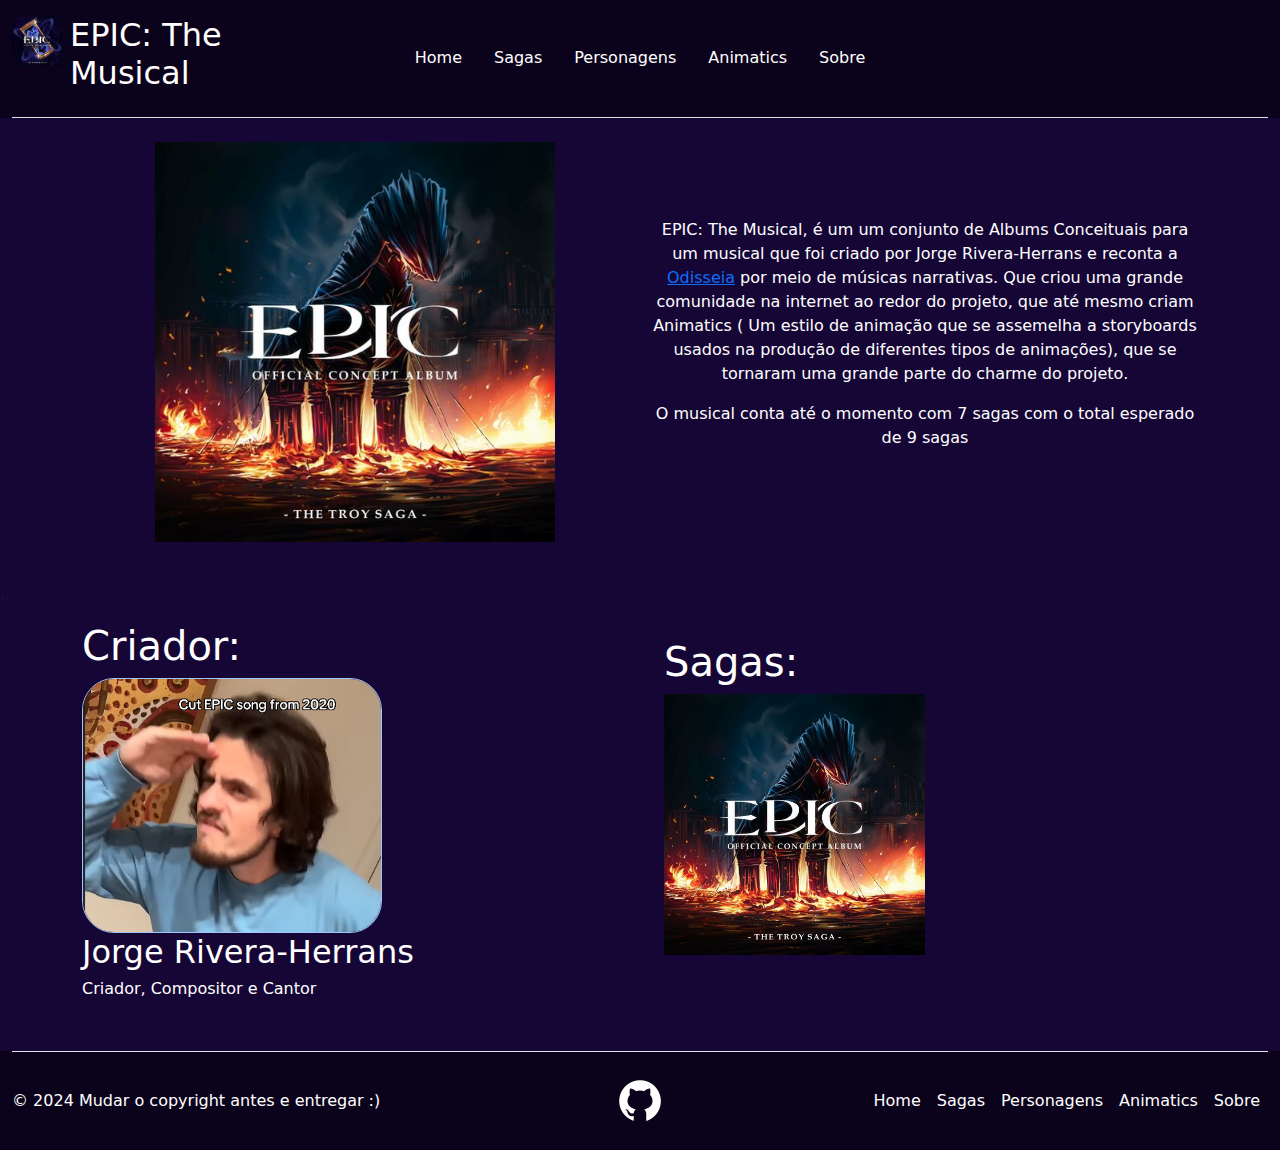
<file: paginaEpic/index.html>
<!DOCTYPE html>
<html lang="en">
<head>
    <meta charset="UTF-8">
    <meta name="viewport" content="width=device-width, initial-scale=1.0">
    <link rel="stylesheet" href="css/bootstrap.min.css">
    <link rel="stylesheet" href="css/style.css">
    <title>Página sobre Epic :D</title>
</head>
<body>
    
  <div class="headerfooter container-fluid">
    <header class=" d-flex flex-wrap align-items-center justify-content-center justify-content-md-between py-3 mb-4 border-bottom">
      <div class="col-md-3 mb-2 mb-md-0">
        <a href="index.html" class="d-inline-flex link-body-emphasis text-decoration-none">
          <img width="50" height="50" src="imgs/wisdom.jpeg" alt="">
          <h2 class="px-2 text-white">EPIC: The Musical</h2>
        </a>
      </div>

      <ul class="nav col-12 col-md-auto mb-2 justify-content-center mb-md-0">
        <li><a href="index.html" class="nav-link px-90 text-white">Home</a></li>
        <li><a href="sagas.html" class="nav-link px-90 text-white">Sagas</a></li>
        <li><a href="personagens.html" class="nav-link px-90 text-white">Personagens</a></li>
        <li><a href="animatics.html" class="nav-link px-90 text-white">Animatics</a></li>
        <li><a href="sobre.html" class="nav-link px-90 text-white">Sobre</a></li>
      </ul>

      <div class="col-md-3 text-end">
      </div>
    </header>
  </div>


    <main>

      <div class="container text-center text-white">
        <div class="row">
          <div class="col">
            <img width="400" height="400" src="imgs/troy.png" alt="">
          </div>
          <div class="col texto">
            <p>EPIC: The Musical, é um um conjunto de Albums Conceituais para um musical que foi criado por Jorge Rivera-Herrans e reconta a <a href="https://pt.wikipedia.org/wiki/Odisseia">Odisseia</a> 
              por meio de músicas narrativas. Que criou uma grande comunidade na internet ao redor do projeto, que até mesmo criam Animatics 
              ( Um estilo de animação que se assemelha a storyboards usados na produção de diferentes tipos de animações), que se tornaram uma grande parte do charme do projeto.
            </p>

            <p>O musical conta até o momento com 7 sagas com o total esperado de 9 sagas</p>
          </div>
        </div>
      </div>

      <nav aria-label="breadcrumb">
        <ol class="breadcrumb">
          <li class="breadcrumb-item active" aria-current="page">.</li>
        </ol>
      </nav>

      <div class="container text-white">
        <div class="row">
          <div class="col">
            <div class="text-white justify-content-lg-start mx-auto">
              <h1>Criador:</h1>
              <img class=" img-fluid border border-primary-subtle rounded-5" width="300" height="300" src="imgs/jorge.png" alt="">
              <h2>Jorge Rivera-Herrans</h2>
              <h6>Criador, Compositor e Cantor</h6>
            </div>
          </div>
          <div class="col py-3">
            <div class="container">
              <a href="sagas.html" class="text-decoration-none text-white">
                <h1>Sagas:</h1>
                <div id="carouselExampleAutoplaying" class="carousel slide teste ali" data-bs-ride="carousel" data-bs-interval="5000">
                  <div class="carousel-inner">
                    <div class="carousel-item active">
                      <img src="imgs/troy.png" class="d-block w-50 " data-bs-interval="4000" alt="...">
                    </div>
                    <div class="carousel-item"  data-bs-interval="4000">
                      <img src="imgs/cyclops.png" class="d-block w-50"  alt="...">
                    </div>
                    <div class="carousel-item" data-bs-interval="4000">
                      <img src="imgs/ocean.png" class="d-block w-50" height="318"  alt="...">
                    </div>
                    <div class="carousel-item" data-bs-interval="4000">
                      <img src="imgs/circe.png" class="d-block w-50" height="318"  alt="...">
                    </div>
                    <div class="carousel-item" data-bs-interval="4000">
                      <img src="imgs/underworld.png" class="d-block w-50" height="318"  alt="...">
                    </div>
                    <div class="carousel-item" data-bs-interval="4000">
                      <img src="imgs/thunder.png" class="d-block w-50" height="318"  alt="...">
                    </div>
                    <div class="carousel-item" data-bs-interval="4000">
                      <img src="imgs/wisdom.png" class="d-block w-50" height="318"  alt="...">
                    </div>
                  </div>
                  </a>
            </div>
            
            </div>
          </div>
        </div>
      </div>
    </main>

    <div class=" headerfooter container-fluid ">
      <footer class="d-flex flex-wrap justify-content-between align-items-center py-4 my- border-top">
        <p class="col-md-4 mb-0 text-white">&copy; 2024 Mudar o copyright antes e entregar :)</p>
    
        <a href="https://github.com/eeRaike" class="col-md-4 d-flex align-items-center justify-content-center mb-3 mb-md-0 me-md-auto link-body-emphasis text-decoration-none">
          <img width="50" height="50" src="imgs/github.png" alt="">
        </a>
        
        

        <ul class="nav col-md-4 justify-content-end">
          
          <li class="nav-item"><a href="index.html" class="nav-link px-2 text-white">Home</a></li>
          <li class="nav-item"><a href="sagas.html" class="nav-link px-2 text-white">Sagas</a></li>
          <li class="nav-item"><a href="personagens.html" class="nav-link px-2 text-white">Personagens</a></li>
          <li class="nav-item"><a href="animatics.html" class="nav-link px-2 text-white">Animatics</a></li>
          <li class="nav-item"><a href="#" class="nav-link px-2 text-white">Sobre</a></li>
        </ul>
        
      </footer>
    </div>

    

    <script src="js/bootstrap.bundle.min.js"></script>
</body>
</html>
</file>
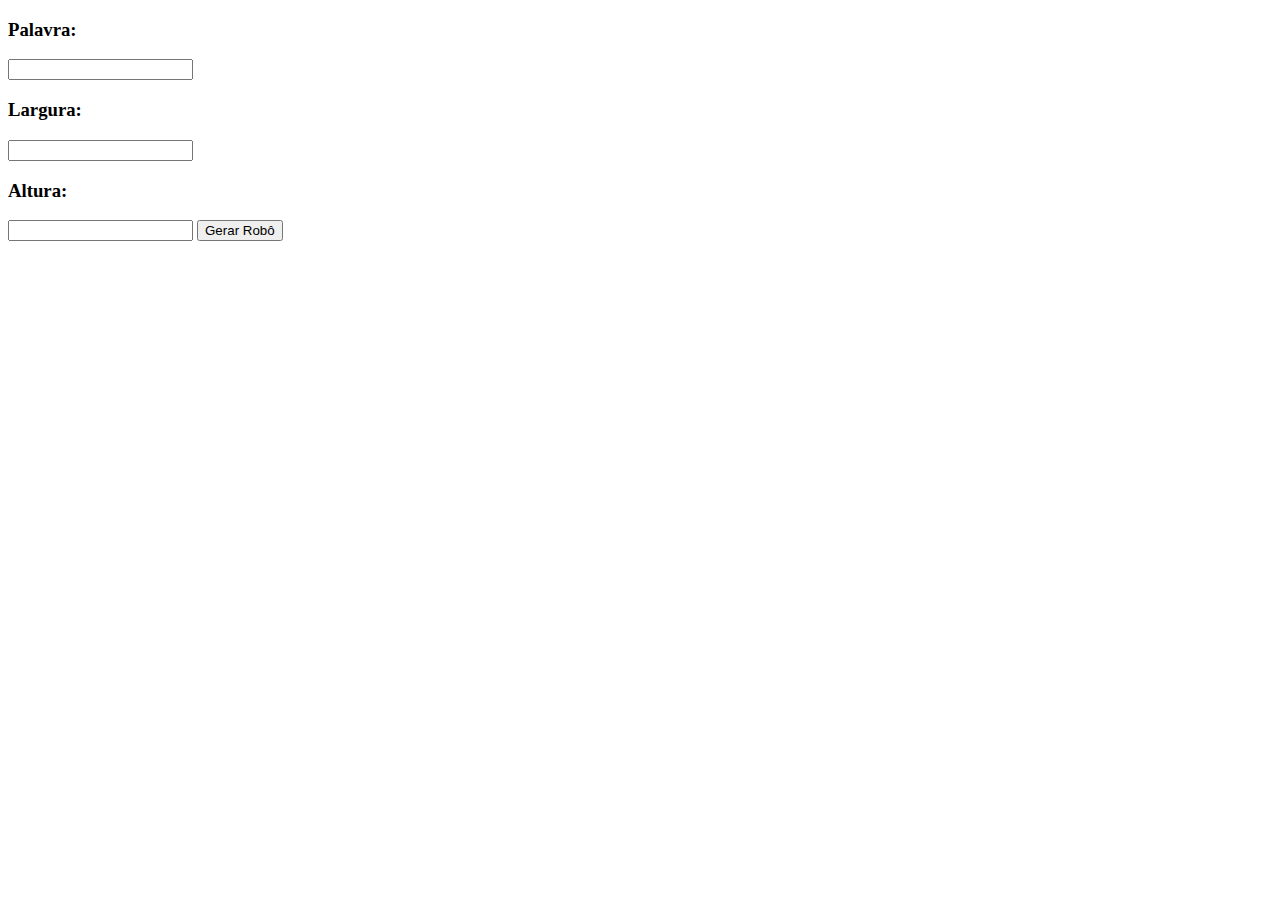
<file: Robohash/index.html>
<!DOCTYPE html>
<html lang="en">
<head>
    <meta charset="UTF-8">
    <meta name="viewport" content="width=device-width, initial-scale=1.0">
    <script src="script.js" defer></script>
    <title>Teste de API RoboHash</title>
</head>
<body>
    <h3> Palavra: </h3>
    <input id="txString" type="text" name="txPalavra">
    <h3>Largura:</h3>
    <input id="txtWidth" type="text" name="txtWd">
    <h3>Altura:</h3>
    <input id="txtHeight" type="text" name="txtHg">
    <button name="btGerarRobo"> Gerar Robô </button>

    <div>
        <img>
    </div>
    


</body>
</html>
</file>
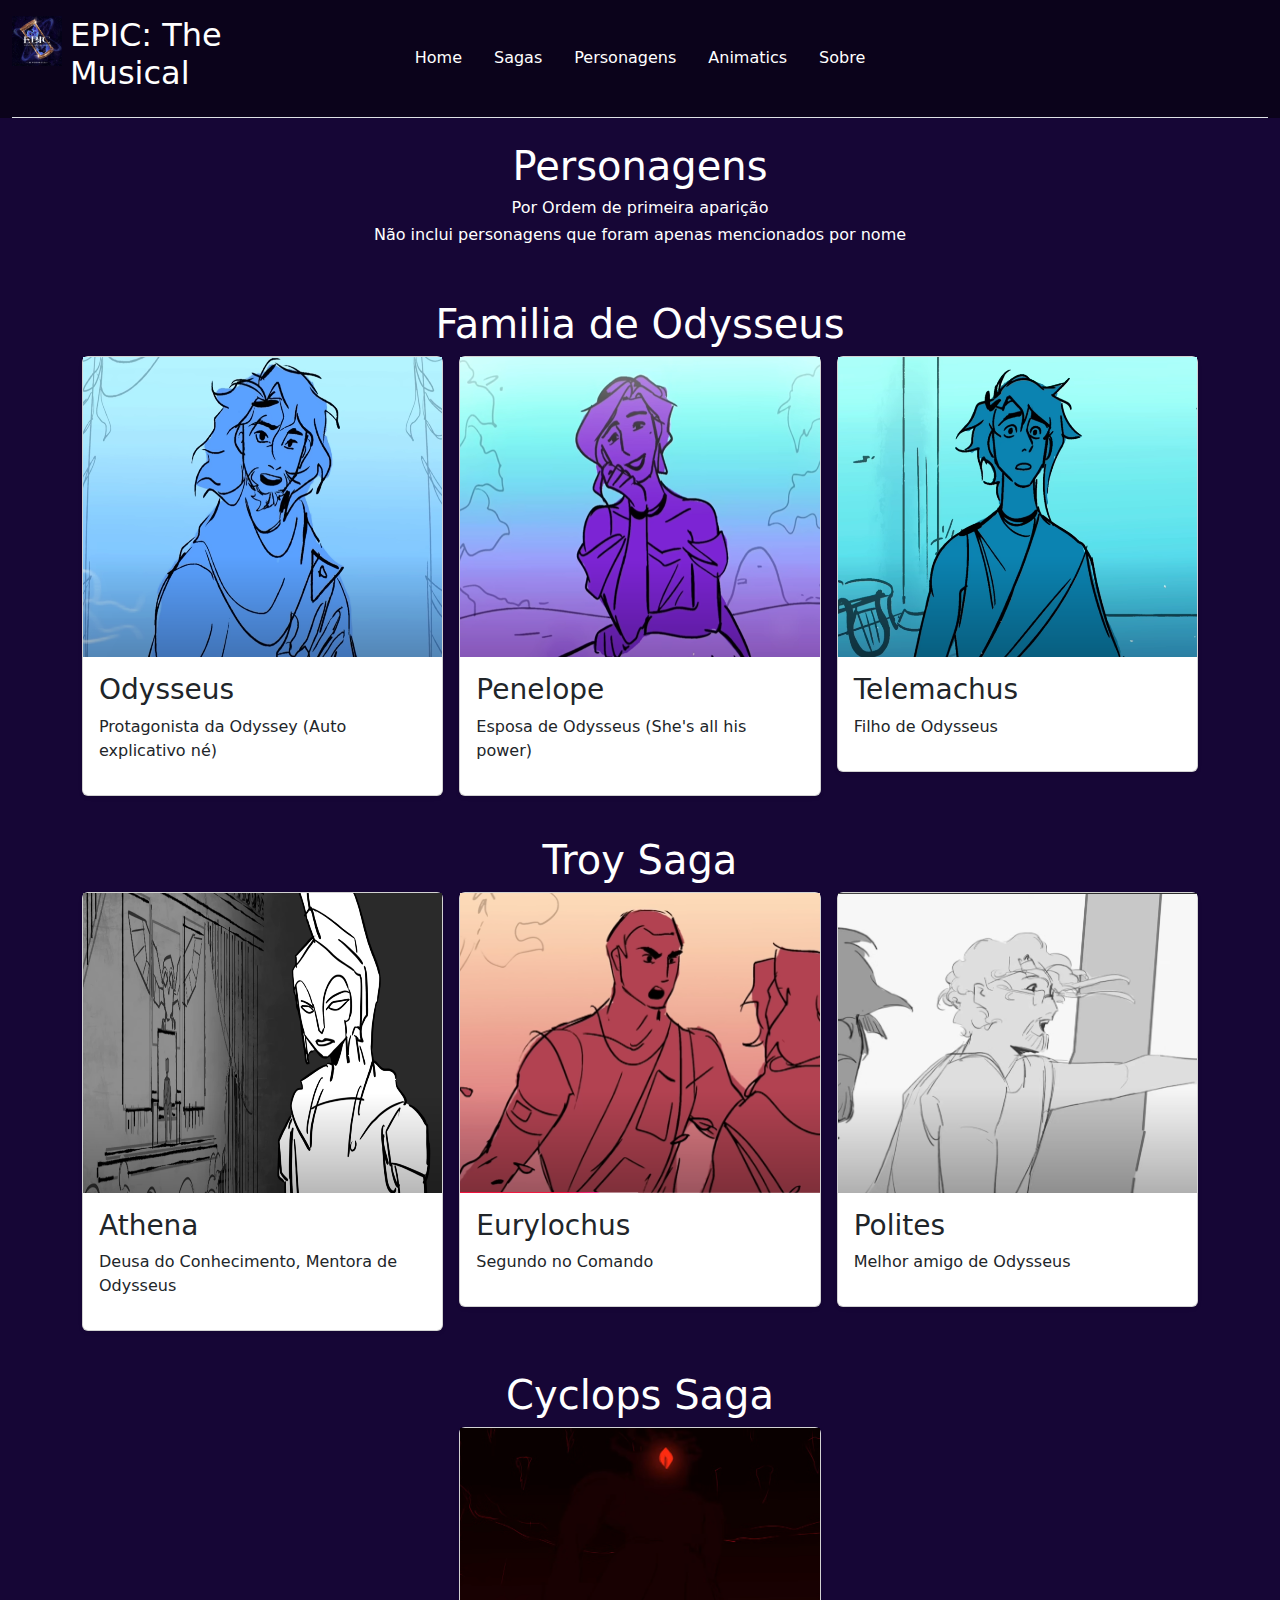
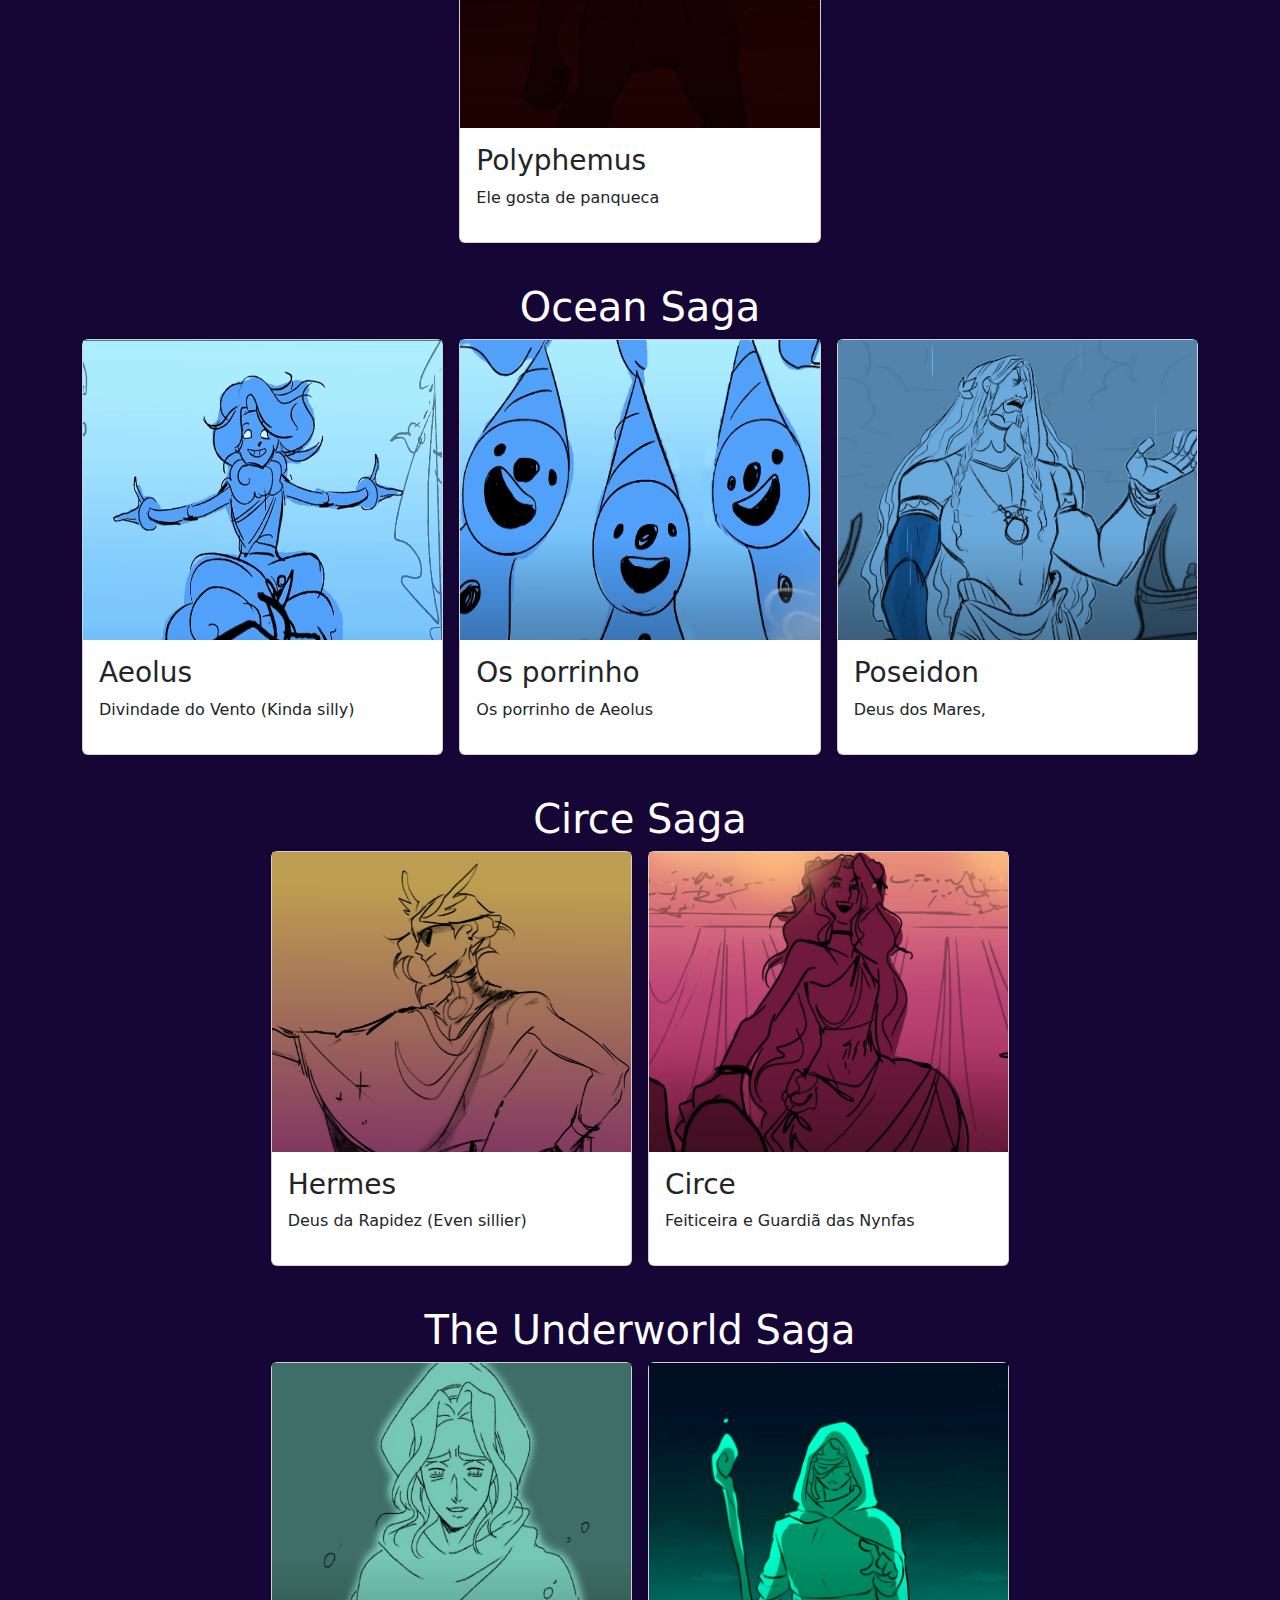
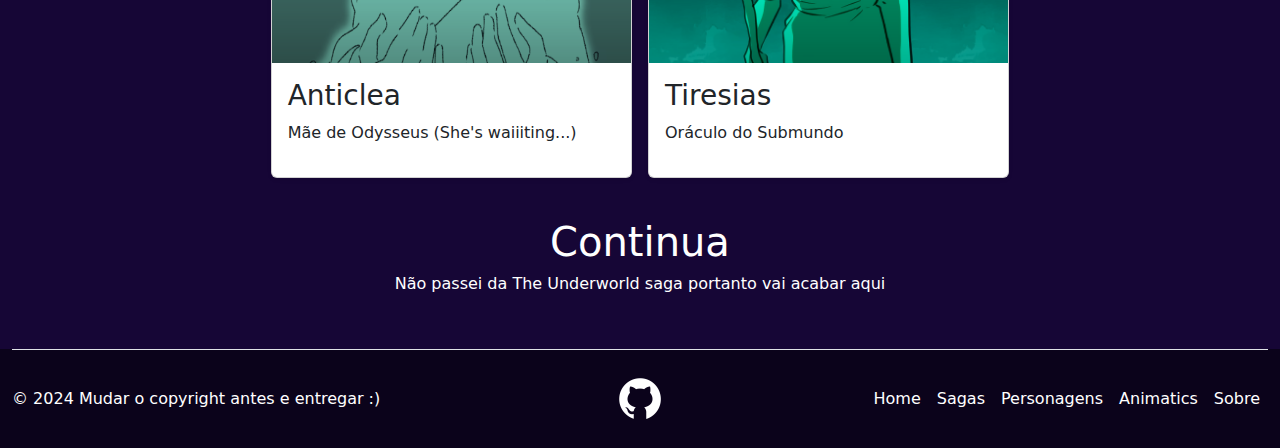
<file: paginaEpic/personagens.html>
<!DOCTYPE html>
<html lang="en">
<head>
    <meta charset="UTF-8">
    <meta name="viewport" content="width=device-width, initial-scale=1.0">
    <link rel="stylesheet" href="css/bootstrap.min.css">
    <link rel="stylesheet" href="css/style.css">
    <title>Página sobre Epic :D</title>
</head>
<body>
    
  <div class="headerfooter container-fluid">
    <header class=" d-flex flex-wrap align-items-center justify-content-center justify-content-md-between py-3 mb-4 border-bottom">
      <div class="col-md-3 mb-2 mb-md-0">
        <a href="index.html" class="d-inline-flex link-body-emphasis text-decoration-none">
          <img width="50" height="50" src="imgs/wisdom.jpeg" alt="">
          <h2 class="px-2 text-white">EPIC: The Musical</h2>
        </a>
      </div>

      <ul class="nav col-12 col-md-auto mb-2 justify-content-center mb-md-0">
        <li><a href="index.html" class="nav-link px-90 text-white">Home</a></li>
        <li><a href="sagas.html" class="nav-link px-90 text-white">Sagas</a></li>
        <li><a href="personagens.html" class="nav-link px-90 text-white">Personagens</a></li>
        <li><a href="animatics.html" class="nav-link px-90 text-white">Animatics</a></li>
        <li><a href="#" class="nav-link px-90 text-white">Sobre</a></li>
      </ul>

      <div class="col-md-3 text-end">
      </div>
    </header>
  </div>

  <main>
    <h1 class="text-center text-white">Personagens</h1>
      <h6 class="text-center text-white">Por Ordem de primeira aparição</h6>
      <h6 class="text-center text-white">Não inclui personagens que foram apenas mencionados por nome</h6>
      
    <div class="album py-5">
      <div class="container">
        <div class="text-center text-white"><h1>Familia de Odysseus</h1></div>
        <div class="row row-cols-1 row-cols-sm-2 row-cols-md-3 g-3">
          <div class="col">
            <div class="card shadow-sm">
              <img src="imgs/odysseus.png" height="300" alt="">
              <div class="card-body">
                <h3 class="card-text">Odysseus</h3>
                <p>Protagonista da Odyssey (Auto explicativo né)</p>
                <div class="d-flex justify-content-between align-items-center">
                  <small class="text-body-secondary"></small>
                </div>
              </div>
            </div>
          </div>
          <div class="col">
            <div class="card shadow-sm">
              <img src="imgs/penelope.png" height="300" alt="">
              <div class="card-body">
                <h3 class="card-text">Penelope</h3>
                <p>Esposa de Odysseus (She's all his power)</p>
                <div class="d-flex justify-content-between align-items-center">
                  <small class="text-body-secondary"></small>
                </div>
              </div>
            </div>
          </div>
          <div class="col">
            <div class="card shadow-sm">
              <img src="imgs/Telemachus.png" height="300" alt="">
              <div class="card-body">
                <h3 class="card-text">Telemachus</h3>
                <p>Filho de Odysseus</p>
                <div class="d-flex justify-content-between align-items-center">
                  <small class="text-body-secondary"></small>
                </div>
              </div>
            </div>
          </div>
        </div>
      </div>
      <div class="container">
        <div class="text-center text-white"><h1>Troy Saga</h1></div>
        <div class="row row-cols-1 row-cols-sm-2 row-cols-md-3 g-3">
          <div class="col">
            <div class="card shadow-sm">
              <img src="imgs/Athena.png" height="300" alt="">
              <div class="card-body">
                <h3 class="card-text">Athena</h3>
                <p>Deusa do Conhecimento, Mentora de Odysseus</p>
                <div class="d-flex justify-content-between align-items-center">
                  <small class="text-body-secondary"></small>
                </div>
              </div>
            </div>
          </div>
          <div class="col">
            <div class="card shadow-sm">
              <img src="imgs/Eurylochus.png" height="300" alt="">
              <div class="card-body">
                <h3 class="card-text">Eurylochus</h3>
                <p>Segundo no Comando</p>
                <div class="d-flex justify-content-between align-items-center">
                  <small class="text-body-secondary"></small>
                </div>
              </div>
            </div>
          </div>
          <div class="col">
            <div class="card shadow-sm">
              <img src="imgs/Polites.png" height="300" alt="">
              <div class="card-body">
                <h3 class="card-text">Polites</h3>
                <p>Melhor amigo de Odysseus</p>
                <div class="d-flex justify-content-between align-items-center">
                  <small class="text-body-secondary"></small>
                </div>
              </div>
            </div>
          </div>
        </div>
      </div>
      <div class="container">
        <div class="text-center text-white"><h1>Cyclops Saga</h1></div>
        <div class="row row-cols-1 row-cols-sm-2 row-cols-md-3 g-3 justify-content-center">
          <div class="col">
            <div class="card shadow-sm">
              <img src="imgs/Polyphemus.png" height="300" alt="">
              <div class="card-body">
                <h3 class="card-text">Polyphemus</h3>
                <p>Ele gosta de panqueca</p>
                <div class="d-flex justify-content-between align-items-center">
                  <small class="text-body-secondary"></small>
                </div>
              </div>
            </div>
          </div>
        </div>
      </div>

      <div class="container">
        <div class="text-center text-white"><h1>Ocean Saga</h1></div>
        <div class="row row-cols-1 row-cols-sm-2 row-cols-md-3 g-3">
          <div class="col">
            <div class="card shadow-sm">
              <img src="imgs/Aeolus.png" height="300" alt="">
              <div class="card-body">
                <h3 class="card-text">Aeolus</h3>
                <p>Divindade do Vento (Kinda silly)</p>
                <div class="d-flex justify-content-between align-items-center">
                  <small class="text-body-secondary"></small>
                </div>
              </div>
            </div>
          </div>
          <div class="col">
            <div class="card shadow-sm">
              <img src="imgs/Os porrinho.png" height="300" alt="">
              <div class="card-body">
                <h3 class="card-text">Os porrinho</h3>
                <p>Os porrinho de Aeolus</p>
                <div class="d-flex justify-content-between align-items-center">
                  <small class="text-body-secondary"></small>
                </div>
              </div>
            </div>
          </div>
          <div class="col">
            <div class="card shadow-sm">
              <img src="imgs/PO-SEI-DON-PO-SEI-DON.png" height="300" alt="">
              <div class="card-body">
                <h3 class="card-text">Poseidon</h3>
                <p>Deus dos Mares, </p>
                <div class="d-flex justify-content-between align-items-center">
                  <small class="text-body-secondary"></small>
                </div>
              </div>
            </div>
          </div>
        </div>
      </div>

      <div class="container">
        <div class="text-center text-white"><h1>Circe Saga</h1></div>
        <div class="row row-cols-1 row-cols-sm-2 row-cols-md-3 g-3 justify-content-center"> 
          <div class="col">
            <div class="card shadow-sm">
              <img src="imgs/hermes2.png" height="300" alt="">
              <div class="card-body">
                <h3 class="card-text">Hermes</h3>
                <p>Deus da Rapidez (Even sillier)</p>
                <div class="d-flex justify-content-between align-items-center">
                  <small class="text-body-secondary"></small>
                </div>
              </div>
            </div>
          </div>
          <div class="col">
            <div class="card shadow-sm">
              <img src="imgs/Circepfp.png" height="300" alt="">
              <div class="card-body">
                <h3 class="card-text">Circe</h3>
                <p>Feiticeira e Guardiã das Nynfas</p>
                <div class="d-flex justify-content-between align-items-center">
                  <small class="text-body-secondary"></small>
                </div>
              </div>
            </div>
          </div>
          
        </div>
      </div>

      <div class="container">
        <div class="text-center text-white"><h1>The Underworld Saga</h1></div>
        <div class="row row-cols-1 row-cols-sm-2 row-cols-md-3 g-3 justify-content-center"> 
          <div class="col">
            <div class="card shadow-sm">
              <img src="imgs/mom.png" height="300" alt="">
              <div class="card-body">
                <h3 class="card-text">Anticlea</h3>
                <p>Mãe de Odysseus (She's waiiiting...)</p>
                <div class="d-flex justify-content-between align-items-center">
                  <small class="text-body-secondary"></small>
                </div>
              </div>
            </div>
          </div>
          <div class="col">
            <div class="card shadow-sm">
              <img src="imgs/Tiresias.png" height="300" alt="">
              <div class="card-body">
                <h3 class="card-text">Tiresias</h3>
                <p>Oráculo do Submundo</p>
                <div class="d-flex justify-content-between align-items-center">
                  <small class="text-body-secondary"></small>
                </div>
              </div>
            </div>
          </div>
          
        </div>
      </div>

      <h1 class="text-center text-white">Continua</h1>
      <h6 class="text-center text-white">Não passei da The Underworld saga portanto vai acabar aqui</h6>
    </div>

    


    
  </main>


  <div class=" headerfooter container-fluid ">
    <footer class="d-flex flex-wrap justify-content-between align-items-center py-4 my- border-top">
      <p class="col-md-4 mb-0 text-white">&copy; 2024 Mudar o copyright antes e entregar :)</p>
  
      <a href="https://github.com/eeRaike" class="col-md-4 d-flex align-items-center justify-content-center mb-3 mb-md-0 me-md-auto link-body-emphasis text-decoration-none">
        <img width="50" height="50" src="imgs/github.png" alt="">
      </a>
      
      

      <ul class="nav col-md-4 justify-content-end">
        
        <li class="nav-item"><a href="index.html" class="nav-link px-2 text-white">Home</a></li>
        <li class="nav-item"><a href="sagas.html" class="nav-link px-2 text-white">Sagas</a></li>
        <li class="nav-item"><a href="personagens.html" class="nav-link px-2 text-white">Personagens</a></li>
        <li class="nav-item"><a href="animatics.html" class="nav-link px-2 text-white">Animatics</a></li>
        <li class="nav-item"><a href="#" class="nav-link px-2 text-white">Sobre</a></li>
      </ul>
      
    </footer>
  </div>

  

  <script src="js/bootstrap.bundle.min.js"></script>
</body>
</html>
</file>
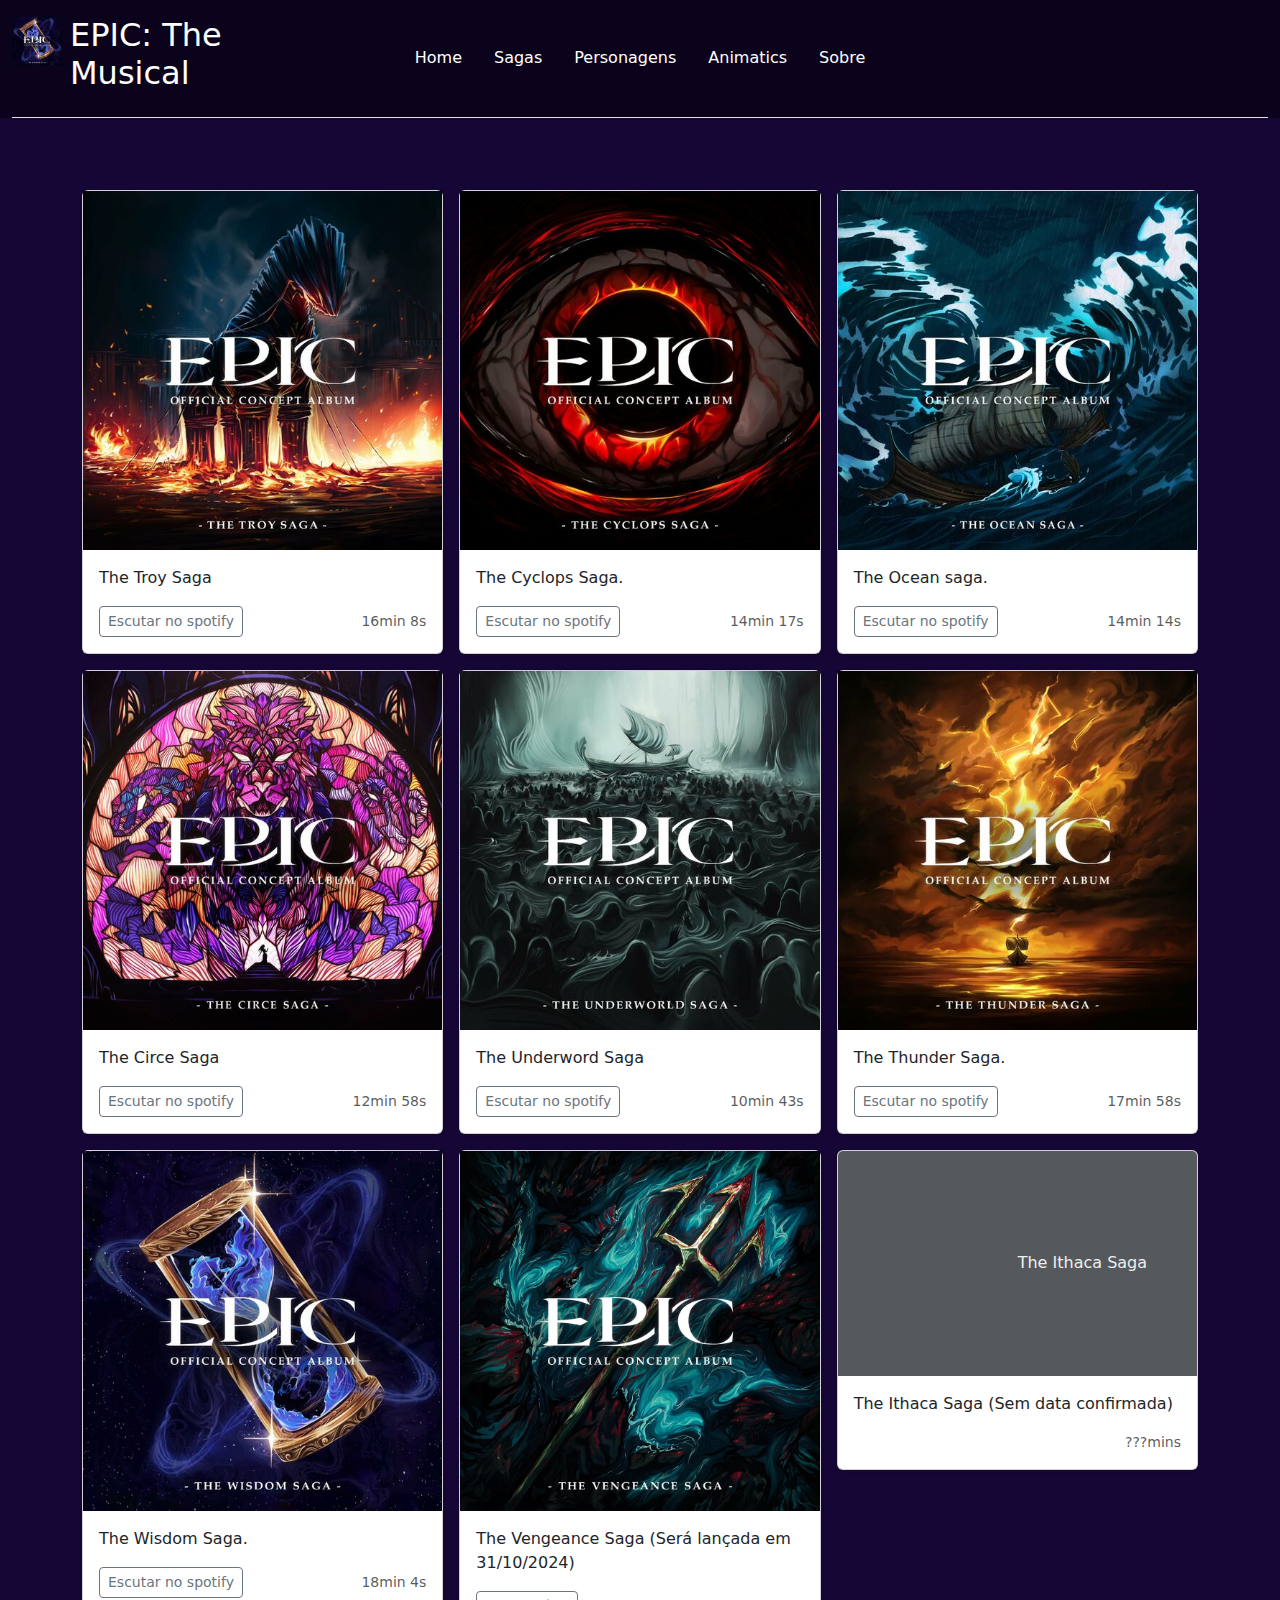
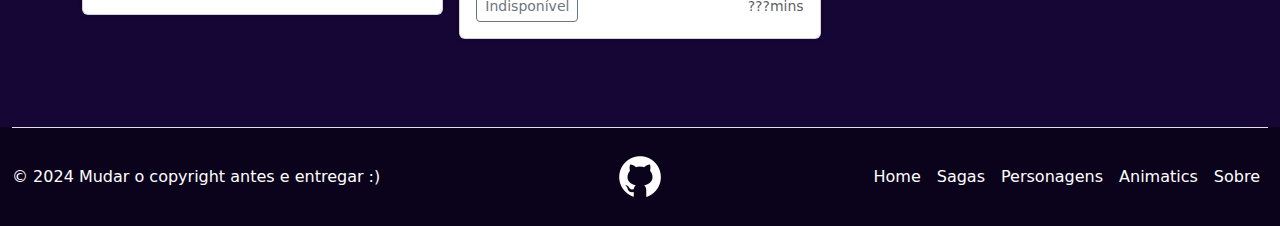
<file: paginaEpic/sagas.html>
<!DOCTYPE html>
<html lang="en">
<head>
    <meta charset="UTF-8">
    <meta name="viewport" content="width=device-width, initial-scale=1.0">
    <link rel="stylesheet" href="css/bootstrap.min.css">
    <link rel="stylesheet" href="css/style.css">
    <title>Página sobre Epic :D</title>
</head>
<body>
    
  <div class="headerfooter container-fluid">
    <header class=" d-flex flex-wrap align-items-center justify-content-center justify-content-md-between py-3 mb-4 border-bottom">
      <div class="col-md-3 mb-2 mb-md-0">
        <a href="index.html" class="d-inline-flex link-body-emphasis text-decoration-none">
          <img width="50" height="50" src="imgs/wisdom.jpeg" alt="">
          <h2 class="px-2 text-white">EPIC: The Musical</h2>
        </a>
      </div>

      <ul class="nav col-12 col-md-auto mb-2 justify-content-center mb-md-0">
        <li><a href="index.html" class="nav-link px-90 text-white">Home</a></li>
        <li><a href="sagas.html" class="nav-link px-90 text-white">Sagas</a></li>
        <li><a href="personagens.html" class="nav-link px-90 text-white">Personagens</a></li>
        <li><a href="animatics.html" class="nav-link px-90 text-white">Animatics</a></li>
        <li><a href="#" class="nav-link px-90 text-white">Sobre</a></li>
      </ul>

      <div class="col-md-3 text-end">
      </div>
    </header>
  </div>

  <main>

    <div class="album py-5">
      <div class="container">
  
        <div class="row row-cols-1 row-cols-sm-2 row-cols-md-3 g-3">
          <div class="col">
            <div class="card shadow-sm">
              <img src="imgs/troy.png" alt="">
              <div class="card-body">
                <p class="card-text">The Troy Saga</p>
                <div class="d-flex justify-content-between align-items-center">
                  <div class="btn-group">

                    <a href="https://open.spotify.com/intl-pt/album/6SxVoqHzmrFnPno9DWedMj"><button type="button" class="btn btn-sm btn-outline-secondary">Escutar no spotify</button></a>
                   
                  </div>
                  <small class="text-body-secondary">16min 8s</small>
                </div>
              </div>
            </div>
          </div>
          <div class="col">
            <div class="card shadow-sm">
              <img src="imgs/cyclops.png" alt="">
              <div class="card-body">
                <p class="card-text">The Cyclops Saga.</p>
                <div class="d-flex justify-content-between align-items-center">
                  <div class="btn-group">

                    <a href="https://open.spotify.com/intl-pt/album/2W4RO0PnljszZbktVgqoIv"><button type="button" class="btn btn-sm btn-outline-secondary">Escutar no spotify</button></a>
                
                  </div>
                  <small class="text-body-secondary">14min 17s</small>
                </div>
              </div>
            </div>
          </div>
          <div class="col">
            <div class="card shadow-sm">
              <img src="imgs/ocean.png" alt="">
              <div class="card-body">
                <p class="card-text">The Ocean saga.</p>
                <div class="d-flex justify-content-between align-items-center">
                  <div class="btn-group">
                    <a href="https://open.spotify.com/intl-pt/album/6q6FBKPiH2waQezdzpxhuz"><button type="button" class="btn btn-sm btn-outline-secondary">Escutar no spotify</button></a>
                  </div>
                  <small class="text-body-secondary">14min 14s</small>
                </div>
              </div>
            </div>
          </div>
  
          <div class="col">
            <div class="card shadow-sm">
              <img src="imgs/circe.png" alt="">
              <div class="card-body">
                <p class="card-text">The Circe Saga</p>
                <div class="d-flex justify-content-between align-items-center">
                  <div class="btn-group">
                    <a href="https://open.spotify.com/intl-pt/album/5a3uE0AyEWhLumIHo9WkWN"><button type="button" class="btn btn-sm btn-outline-secondary">Escutar no spotify</button></a>
                  </div>
                  <small class="text-body-secondary">12min 58s</small>
                </div>
              </div>
            </div>
          </div>
          <div class="col">
            <div class="card shadow-sm">
              <img src="imgs/underworld.png" alt="">
              <div class="card-body">
                <p class="card-text">The Underword Saga</p>
                <div class="d-flex justify-content-between align-items-center">
                  <div class="btn-group">
                    <a href="https://open.spotify.com/intl-pt/album/1JjlC7lq1Oq8KCFybHRnIH"><button type="button" class="btn btn-sm btn-outline-secondary">Escutar no spotify</button></a>
                  </div>
                  <small class="text-body-secondary">10min 43s</small>
                </div>
              </div>
            </div>
          </div>
          <div class="col">
            <div class="card shadow-sm">
              <img src="imgs/thunder.png" alt="">
              <div class="card-body">
                <p class="card-text">The Thunder Saga.</p>
                <div class="d-flex justify-content-between align-items-center">
                  <div class="btn-group">
                    <a href="https://open.spotify.com/intl-pt/album/0DsMhU0ERzMt6xvtGpgXvW"><button type="button" class="btn btn-sm btn-outline-secondary">Escutar no spotify</button></a>
                  </div>
                  <small class="text-body-secondary">17min 58s</small>
                </div>
              </div>
            </div>
          </div>
  
          <div class="col">
            <div class="card shadow-sm">
              <img src="imgs/wisdom.png" alt="">
              <div class="card-body">
                <p class="card-text">The Wisdom Saga.</p>
                <div class="d-flex justify-content-between align-items-center">
                  <div class="btn-group">
                    <a href="https://open.spotify.com/intl-pt/album/5IaGIT4jt1J2JAXrOBPPck"><button type="button" class="btn btn-sm btn-outline-secondary">Escutar no spotify</button></a>
                  </div>
                  <small class="text-body-secondary">18min 4s</small>
                </div>
              </div>
            </div>
          </div>
          <div class="col">
            <div class="card shadow-sm">
              <img src="imgs/Vengeance.png" alt="">
              <div class="card-body">
                <p class="card-text">The Vengeance Saga (Será lançada em 31/10/2024)</p>
                <div class="d-flex justify-content-between align-items-center">
                  <div class="btn-group">
                    <a href="#"><button type="button" class="btn btn-sm btn-outline-secondary">Indisponível</button></a>
                  </div>
                  <small class="text-body-secondary">???mins</small>
                </div>
              </div>
            </div>
          </div>
          <div class="col">
            <div class="card shadow-sm">
              <svg class="bd-placeholder-img card-img-top" width="100%" height="225" xmlns="http://www.w3.org/2000/svg" role="img" aria-label="Placeholder: Thumbnail" preserveAspectRatio="xMidYMid slice" focusable="false"><title>Placeholder</title><rect width="100%" height="100%" fill="#55595c"/><text x="50%" y="50%" fill="#eceeef" dy=".3em">The Ithaca Saga</text></svg>
              <div class="card-body">
                <p class="card-text">The Ithaca Saga (Sem data confirmada)</p>
                <div class="d-flex justify-content-between align-items-center">
                  <div class="btn-group">
                  
                  </div>
                  <small class="text-body-secondary">???mins</small>
                </div>
              </div>
            </div>
          </div>
        </div>
      </div>
    </div>



    
  </main>


  <div class=" headerfooter container-fluid ">
    <footer class="d-flex flex-wrap justify-content-between align-items-center py-4 my- border-top">
      <p class="col-md-4 mb-0 text-white">&copy; 2024 Mudar o copyright antes e entregar :)</p>
  
      <a href="https://github.com/eeRaike" class="col-md-4 d-flex align-items-center justify-content-center mb-3 mb-md-0 me-md-auto link-body-emphasis text-decoration-none">
        <img width="50" height="50" src="imgs/github.png" alt="">
      </a>
      
      

      <ul class="nav col-md-4 justify-content-end">
        
        <li class="nav-item"><a href="index.html" class="nav-link px-2 text-white">Home</a></li>
        <li class="nav-item"><a href="sagas.html" class="nav-link px-2 text-white">Sagas</a></li>
        <li class="nav-item"><a href="personagens.html" class="nav-link px-2 text-white">Personagens</a></li>
        <li class="nav-item"><a href="animatics.html" class="nav-link px-2 text-white">Animatics</a></li>
        <li class="nav-item"><a href="#" class="nav-link px-2 text-white">Sobre</a></li>
      </ul>
      
    </footer>
  </div>

  

  <script src="js/bootstrap.bundle.min.js"></script>
</body>
</html>
</file>
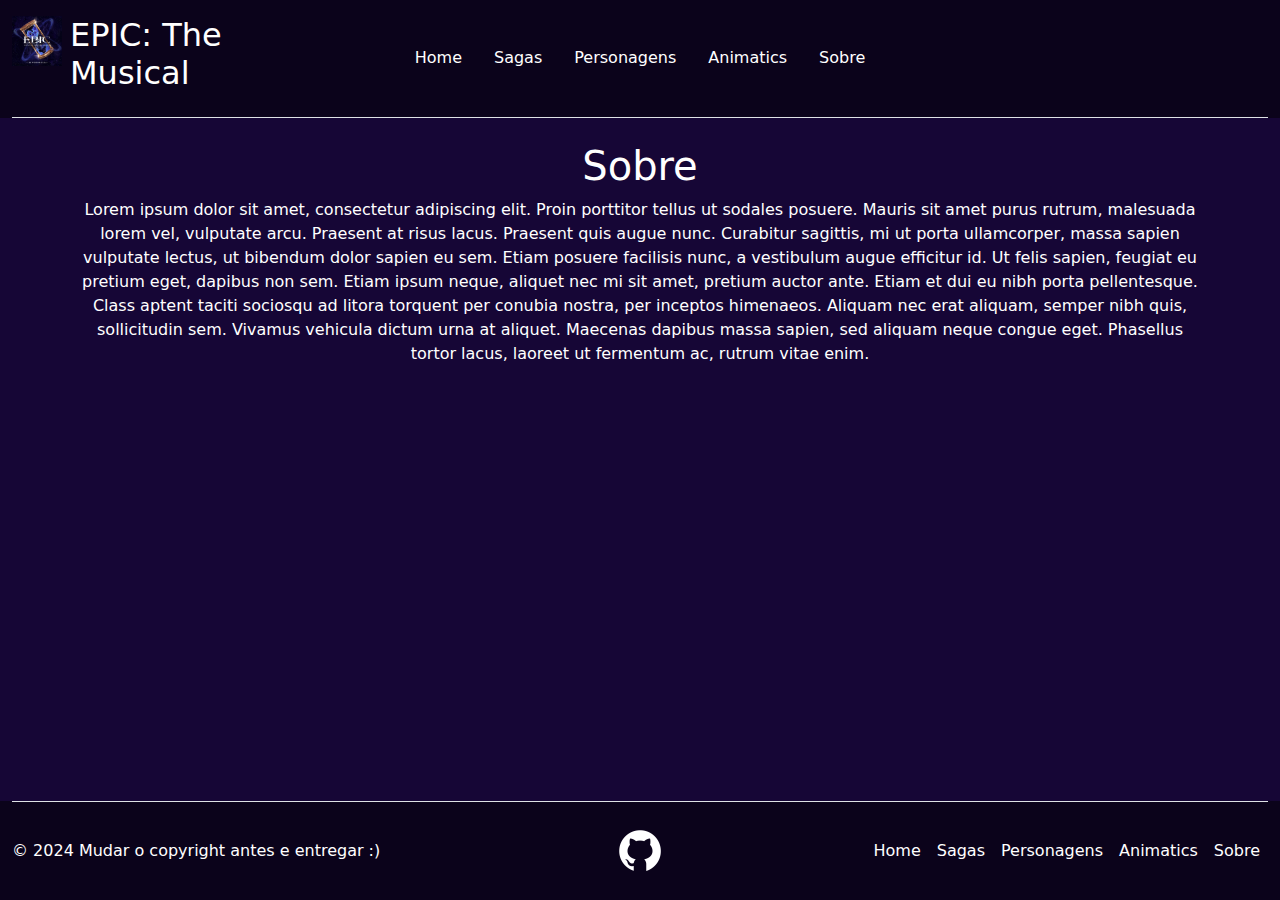
<file: paginaEpic/sobre.html>
<!DOCTYPE html>
<html lang="en">
<head>
    <meta charset="UTF-8">
    <meta name="viewport" content="width=device-width, initial-scale=1.0">
    <link rel="stylesheet" href="css/bootstrap.min.css">
    <link rel="stylesheet" href="css/style.css">
    <title>Página sobre Epic :D</title>
</head>
<body>

    <div class="headerfooter container-fluid">
        <header class=" d-flex flex-wrap align-items-center justify-content-center justify-content-md-between py-3 mb-4 border-bottom">
          <div class="col-md-3 mb-2 mb-md-0">
            <a href="index.html" class="d-inline-flex link-body-emphasis text-decoration-none">
              <img width="50" height="50" src="imgs/wisdom.jpeg" alt="">
              <h2 class="px-2 text-white">EPIC: The Musical</h2>
            </a>
          </div>
    
          <ul class="nav col-12 col-md-auto mb-2 justify-content-center mb-md-0">
            <li><a href="index.html" class="nav-link px-90 text-white">Home</a></li>
            <li><a href="sagas.html" class="nav-link px-90 text-white">Sagas</a></li>
            <li><a href="personagens.html" class="nav-link px-90 text-white">Personagens</a></li>
            <li><a href="animatics.html" class="nav-link px-90 text-white">Animatics</a></li>
            <li><a href="sobre.html" class="nav-link px-90 text-white">Sobre</a></li>
          </ul>
    
          <div class="col-md-3 text-end">
          </div>
        </header>
      </div>

          <main>
            <div class="container"> 
                <h1 class="text-center text-white">Sobre</h1>
                <p class="text-center text-white">Lorem ipsum dolor sit amet, consectetur adipiscing elit.
                     Proin porttitor tellus ut sodales posuere. Mauris sit amet purus rutrum, malesuada lorem vel, vulputate arcu.
                      Praesent at risus lacus. Praesent quis augue nunc. Curabitur sagittis, mi ut porta ullamcorper, massa sapien vulputate lectus, ut bibendum dolor sapien eu sem.
                       Etiam posuere facilisis nunc, a vestibulum augue efficitur id. Ut felis sapien, feugiat eu pretium eget, dapibus non sem. Etiam ipsum neque, aliquet nec mi sit amet,
                       pretium auctor ante. Etiam et dui eu nibh porta pellentesque. Class aptent taciti sociosqu ad litora torquent per conubia nostra, per inceptos himenaeos. Aliquam nec 
                       erat aliquam, semper nibh quis, sollicitudin sem. Vivamus vehicula dictum urna at aliquet. Maecenas dapibus massa sapien, sed aliquam neque congue eget. Phasellus tortor
                        lacus, laoreet ut fermentum ac, rutrum vitae enim.</p>
            </div>
           
          </main>

          <div class=" headerfooter container-fluid fixed-bottom ">
            <footer class="d-flex flex-wrap justify-content-between align-items-center py-4 my- border-top">
              <p class="col-md-4 mb-0 text-white">&copy; 2024 Mudar o copyright antes e entregar :)</p>
          
              <a href="https://github.com/eeRaike" class="col-md-4 d-flex align-items-center justify-content-center mb-3 mb-md-0 me-md-auto link-body-emphasis text-decoration-none">
                <img width="50" height="50" src="imgs/github.png" alt="">
              </a>
              
              
      
              <ul class="nav col-md-4 justify-content-end">
                
                <li class="nav-item"><a href="index.html" class="nav-link px-2 text-white">Home</a></li>
                <li class="nav-item"><a href="sagas.html" class="nav-link px-2 text-white">Sagas</a></li>
                <li class="nav-item"><a href="personagens.html" class="nav-link px-2 text-white">Personagens</a></li>
                <li class="nav-item"><a href="animatics.html" class="nav-link px-2 text-white">Animatics</a></li>
                <li class="nav-item"><a href="#" class="nav-link px-2 text-white">Sobre</a></li>
              </ul>
              
            </footer>
          </div>
    
</body>
</html>
</file>
<file: paginaEpic/css/style.css>
body {

background-color: rgb(22, 6, 54);

}


body .headerfooter {


    background-color: rgb(11, 3, 27);

}



.as87d6 {

    display: flex;
    flex-direction: column;


}


.texto {

    display: flex;
    flex-direction: column;
    justify-content: center;


}


.center{
margin-left: auto;
margin-right: auto;
}

.teste{
    margin-bottom: 15px;
}

.ocean{

    margin-top: 50px;
    margin-bottom: 50px;

}

.container {

    margin-bottom: 40px;


}

.spoilerbase{

    color: rgba(255, 255, 255, 0.01);
    background-color:rgb(11, 3, 27);
    

}

.spoiler:hover{
    color: rgb(255, 255, 255);
    background-color: rgba(0, 0, 0, 0);
  }
</file>
